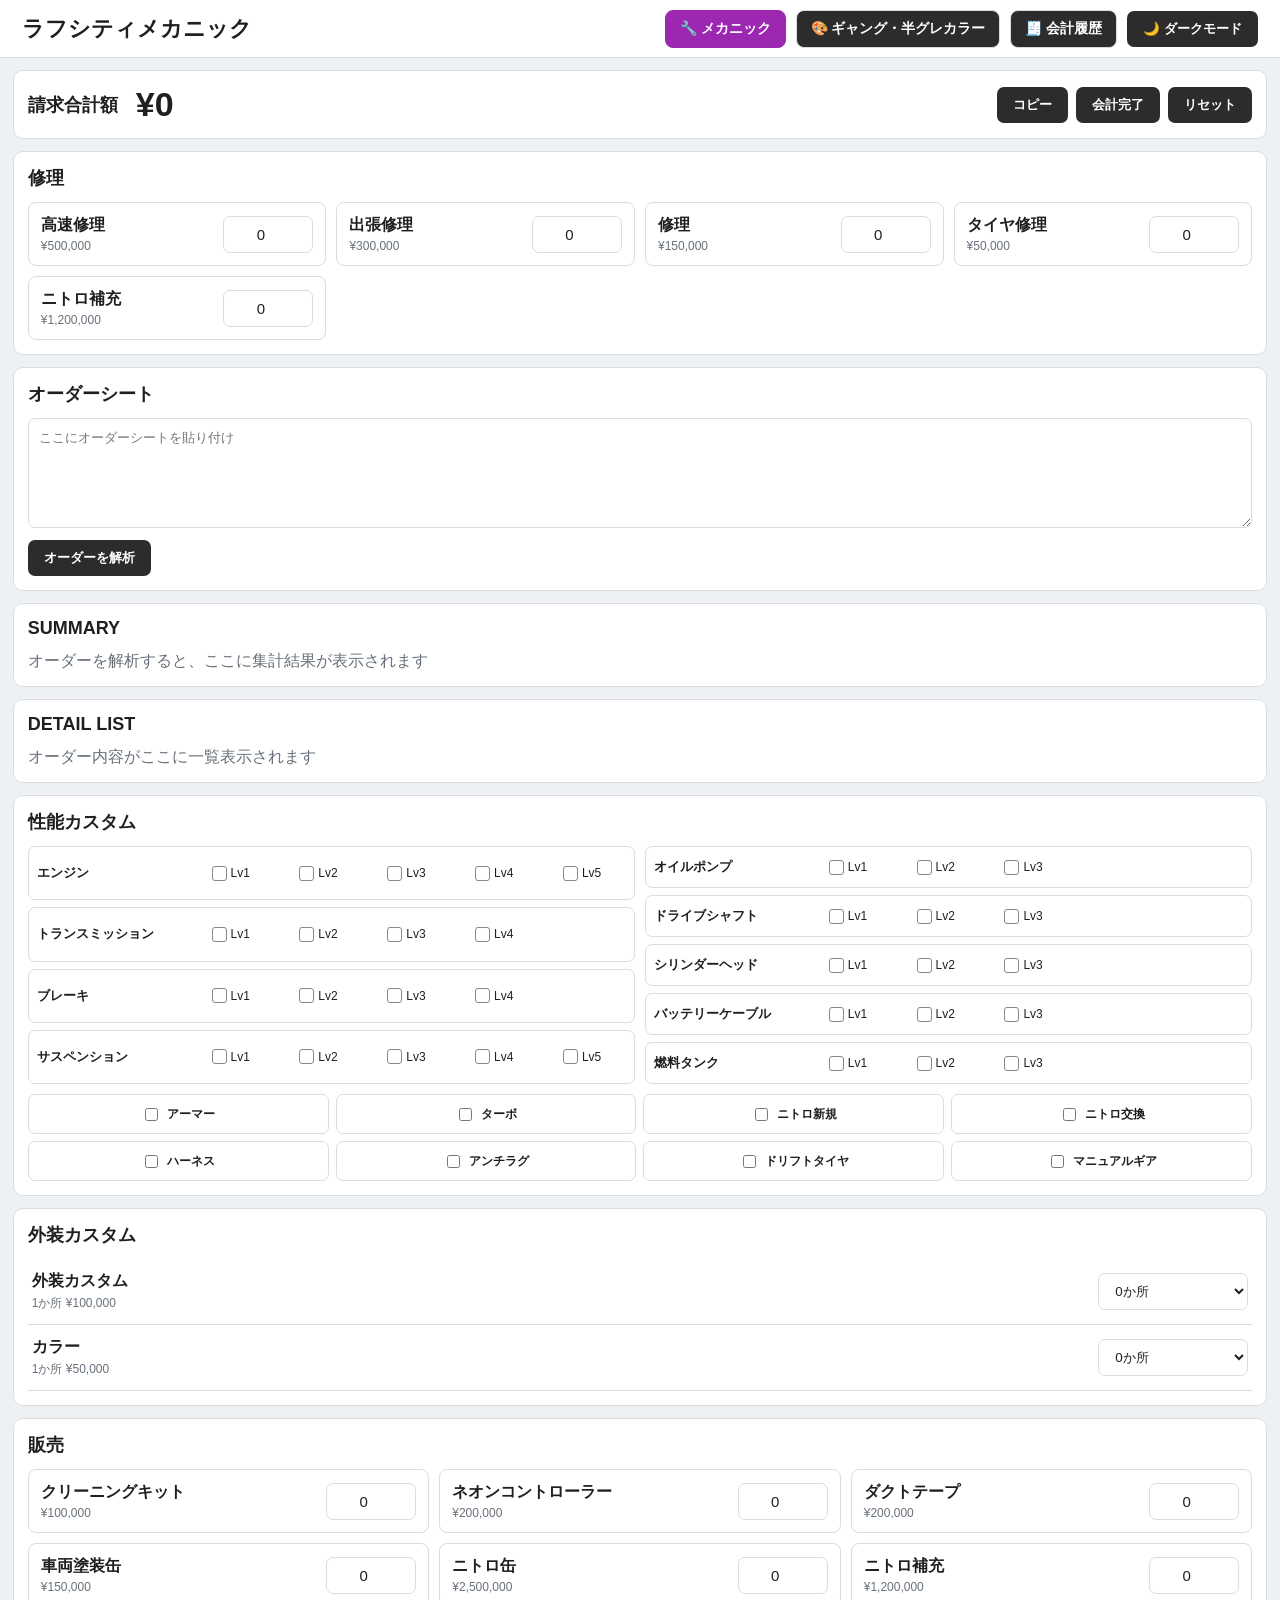
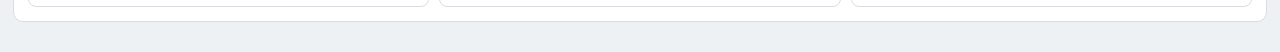
<file: index.html>
<!DOCTYPE html>
<html lang="ja">

<head>
    <meta charset="UTF-8">
    <meta name="viewport" content="width=device-width, initial-scale=1.0">

    <title>ラフシティメカニック</title>

    <link rel="stylesheet" href="style.css">
</head>

<body>

<header>

    <h1>ラフシティメカニック</h1>

    <div class="header-buttons">

<nav class="page-nav">

    <a
        href="index.html"
        class="nav-button active"
    >
        🔧 メカニック
    </a>

    <a href="colors.html" class="nav-button">
        🎨 ギャング・半グレカラー
    </a>

    <a href="history.html" class="nav-button">
        🧾 会計履歴
    </a>

</nav>

        <button id="themeButton">
            🌙 ダークモード
        </button>

    </div>

</header>


<main>

    <!-- 請求合計 -->

    <section class="top-bar">

        <div class="total-area">

            <span class="total-title">
                請求合計額
            </span>

            <strong id="totalPrice">
                ¥0
            </strong>

        </div>


        <div class="top-buttons">

<button id="copyButton">
    コピー
</button>

<button
    type="button"
    id="completePaymentButton"
>
    会計完了
</button>

<button id="resetButton">
    リセット
</button>

        </div>

    </section>


<!-- =========================
     修理
========================= -->

<section class="repair-section">

    <h2>修理</h2>

    <div class="repair-grid">

        <div class="repair-item">

            <div class="repair-info">
                <strong>高速修理</strong>
                <span>¥500,000</span>
            </div>

            <input
                type="number"
                class="repair-quantity"
                data-price="500000"
                min="0"
                step="1"
                value="0"
            >

        </div>


        <div class="repair-item">

            <div class="repair-info">
                <strong>出張修理</strong>
                <span>¥300,000</span>
            </div>

            <input
                type="number"
                class="repair-quantity"
                data-price="300000"
                min="0"
                step="1"
                value="0"
            >

        </div>


        <div class="repair-item">

            <div class="repair-info">
                <strong>修理</strong>
                <span>¥150,000</span>
            </div>

            <input
                type="number"
                class="repair-quantity"
                data-price="150000"
                min="0"
                step="1"
                value="0"
            >

        </div>


        <div class="repair-item">

            <div class="repair-info">
                <strong>タイヤ修理</strong>
                <span>¥50,000</span>
            </div>

            <input
                type="number"
                class="repair-quantity"
                data-price="50000"
                min="0"
                step="1"
                value="0"
            >

        </div>

<div class="repair-item">

    <div class="repair-info">
        <strong>ニトロ補充</strong>
        <span>¥1,200,000</span>
    </div>

    <input
        type="number"
        class="repair-quantity"
        data-price="1200000"
        min="0"
        step="1"
        value="0"
    >

</div>

    </div>

</section>

    <!-- オーダーシート -->

    <section class="order-input-section">

        <h2>オーダーシート</h2>

        <textarea
            id="orderInput"
            placeholder="ここにオーダーシートを貼り付け"
        ></textarea>

        <button id="analyzeButton">
            オーダーを解析
        </button>

    </section>


    <!-- メイン -->

    <div class="dashboard-layout">


        <!-- SUMMARY -->

        <section class="summary-section">

            <h2>SUMMARY</h2>

            <div id="orderSummary">

                <p class="empty-message">
                    オーダーを解析すると、ここに集計結果が表示されます
                </p>

            </div>

        </section>


        <!-- DETAIL LIST -->

        <section class="detail-section">

            <h2>DETAIL LIST</h2>

            <div id="orderResult">

                <p class="empty-message">
                    オーダー内容がここに一覧表示されます
                </p>

            </div>

        </section>


        <!-- 性能カスタム -->

        <section class="performance-section">

            <h2>性能カスタム</h2>

            <div class="performance-grid">

                <!-- 左側 -->

                <div class="performance-column">

                    <div class="performance-row">

                        <span class="part-name">
                            エンジン
                        </span>

                        <label>
                            <input type="radio" name="engine" class="price-item" data-price="500000">
                            Lv1
                        </label>

                        <label>
                            <input type="radio" name="engine" class="price-item" data-price="600000">
                            Lv2
                        </label>

                        <label>
                            <input type="radio" name="engine" class="price-item" data-price="750000">
                            Lv3
                        </label>

                        <label>
                            <input type="radio" name="engine" class="price-item" data-price="900000">
                            Lv4
                        </label>

                        <label>
                            <input type="radio" name="engine" class="price-item" data-price="1000000">
                            Lv5
                        </label>

                    </div>


                    <div class="performance-row">

                        <span class="part-name">
                            トランスミッション
                        </span>

                        <label>
                            <input type="radio" name="transmission" class="price-item" data-price="500000">
                            Lv1
                        </label>

                        <label>
                            <input type="radio" name="transmission" class="price-item" data-price="600000">
                            Lv2
                        </label>

                        <label>
                            <input type="radio" name="transmission" class="price-item" data-price="750000">
                            Lv3
                        </label>

                        <label>
                            <input type="radio" name="transmission" class="price-item" data-price="900000">
                            Lv4
                        </label>

                    </div>


                    <div class="performance-row">

                        <span class="part-name">
                            ブレーキ
                        </span>

                        <label>
                            <input type="radio" name="brake" class="price-item" data-price="500000">
                            Lv1
                        </label>

                        <label>
                            <input type="radio" name="brake" class="price-item" data-price="600000">
                            Lv2
                        </label>

                        <label>
                            <input type="radio" name="brake" class="price-item" data-price="750000">
                            Lv3
                        </label>

                        <label>
                            <input type="radio" name="brake" class="price-item" data-price="900000">
                            Lv4
                        </label>

                    </div>


                    <div class="performance-row">

                        <span class="part-name">
                            サスペンション
                        </span>

                        <label>
                            <input type="radio" name="suspension" class="price-item" data-price="500000">
                            Lv1
                        </label>

                        <label>
                            <input type="radio" name="suspension" class="price-item" data-price="600000">
                            Lv2
                        </label>

                        <label>
                            <input type="radio" name="suspension" class="price-item" data-price="750000">
                            Lv3
                        </label>

                        <label>
                            <input type="radio" name="suspension" class="price-item" data-price="900000">
                            Lv4
                        </label>

                        <label>
                            <input type="radio" name="suspension" class="price-item" data-price="1000000">
                            Lv5
                        </label>

                    </div>

                </div>


                <!-- 右側 -->

                <div class="performance-column">

                    <div class="performance-row">

                        <span class="part-name">
                            オイルポンプ
                        </span>

                        <label>
                            <input type="radio" name="oilpump" class="price-item" data-price="500000">
                            Lv1
                        </label>

                        <label>
                            <input type="radio" name="oilpump" class="price-item" data-price="600000">
                            Lv2
                        </label>

                        <label>
                            <input type="radio" name="oilpump" class="price-item" data-price="750000">
                            Lv3
                        </label>

                    </div>


                    <div class="performance-row">

                        <span class="part-name">
                            ドライブシャフト
                        </span>

                        <label>
                            <input type="radio" name="driveshaft" class="price-item" data-price="500000">
                            Lv1
                        </label>

                        <label>
                            <input type="radio" name="driveshaft" class="price-item" data-price="600000">
                            Lv2
                        </label>

                        <label>
                            <input type="radio" name="driveshaft" class="price-item" data-price="750000">
                            Lv3
                        </label>

                    </div>


                    <div class="performance-row">

                        <span class="part-name">
                            シリンダーヘッド
                        </span>

                        <label>
                            <input type="radio" name="cylinder" class="price-item" data-price="500000">
                            Lv1
                        </label>

                        <label>
                            <input type="radio" name="cylinder" class="price-item" data-price="600000">
                            Lv2
                        </label>

                        <label>
                            <input type="radio" name="cylinder" class="price-item" data-price="750000">
                            Lv3
                        </label>

                    </div>


                    <div class="performance-row">

                        <span class="part-name">
                            バッテリーケーブル
                        </span>

                        <label>
                            <input type="radio" name="battery" class="price-item" data-price="500000">
                            Lv1
                        </label>

                        <label>
                            <input type="radio" name="battery" class="price-item" data-price="600000">
                            Lv2
                        </label>

                        <label>
                            <input type="radio" name="battery" class="price-item" data-price="750000">
                            Lv3
                        </label>

                    </div>


                    <div class="performance-row">

                        <span class="part-name">
                            燃料タンク
                        </span>

                        <label>
                            <input type="radio" name="fuel" class="price-item" data-price="500000">
                            Lv1
                        </label>

                        <label>
                            <input type="radio" name="fuel" class="price-item" data-price="600000">
                            Lv2
                        </label>

                        <label>
                            <input type="radio" name="fuel" class="price-item" data-price="750000">
                            Lv3
                        </label>

                    </div>

                </div>

            </div>


            <!-- その他性能 -->

            <div class="extra-parts">

                <label>
                    <input type="checkbox" class="price-item" data-price="18000000">
                    アーマー
                </label>

                <label>
                    <input type="checkbox" class="price-item" data-price="3000000">
                    ターボ
                </label>

                <label>
                    <input type="checkbox" class="price-item" data-price="2500000">
                    ニトロ新規
                </label>

                <label>
                    <input type="checkbox" class="price-item" data-price="1200000">
                    ニトロ交換
                </label>

                <label>
                    <input type="checkbox" class="price-item" data-price="3000000">
                    ハーネス
                </label>

                <label>
                    <input type="checkbox" class="price-item" data-price="3000000">
                    アンチラグ
                </label>

                <label>
                    <input type="checkbox" class="price-item" data-price="1000000">
                    ドリフトタイヤ
                </label>

                <label>
                    <input type="checkbox" class="price-item" data-price="1000000">
                    マニュアルギア
                </label>

            </div>

        </section>


        <!-- 外装・カラー -->

        <section class="custom-section">

            <h2>外装カスタム</h2>


            <div class="custom-count-row">

                <div>

                    <strong>
                        外装カスタム
                    </strong>

                    <p>
                        1か所 ¥100,000
                    </p>

                </div>


                <select id="exteriorCount"></select>

            </div>


            <div class="custom-count-row">

                <div>

                    <strong>
                        カラー
                    </strong>

                    <p>
                        1か所 ¥50,000
                    </p>

                </div>


                <select id="colorCount"></select>

            </div>

        </section>

    </div>


    <!-- =====================================
         販売
    ====================================== -->

    <section class="sales-section">

        <h2>販売</h2>


        <div class="sales-grid">


            <div class="sales-item">

                <div class="sales-info">

                    <strong>
                        クリーニングキット
                    </strong>

                    <span>
                        ¥100,000
                    </span>

                </div>

                <input
                    type="number"
                    class="sale-quantity"
                    data-price="100000"
                    min="0"
                    step="1"
                    value="0"
                >

            </div>


            <div class="sales-item">

                <div class="sales-info">

                    <strong>
                        ネオンコントローラー
                    </strong>

                    <span>
                        ¥200,000
                    </span>

                </div>

                <input
                    type="number"
                    class="sale-quantity"
                    data-price="200000"
                    min="0"
                    step="1"
                    value="0"
                >

            </div>


            <div class="sales-item">

                <div class="sales-info">

                    <strong>
                        ダクトテープ
                    </strong>

                    <span>
                        ¥200,000
                    </span>

                </div>

                <input
                    type="number"
                    class="sale-quantity"
                    data-price="200000"
                    min="0"
                    step="1"
                    value="0"
                >

            </div>


            <div class="sales-item">

                <div class="sales-info">

                    <strong>
                        車両塗装缶
                    </strong>

                    <span>
                        ¥150,000
                    </span>

                </div>

                <input
                    type="number"
                    class="sale-quantity"
                    data-price="150000"
                    min="0"
                    step="1"
                    value="0"
                >

            </div>


            <div class="sales-item">

                <div class="sales-info">

                    <strong>
                        ニトロ缶
                    </strong>

                    <span>
                        ¥2,500,000
                    </span>

                </div>

                <input
                    type="number"
                    class="sale-quantity"
                    data-price="2500000"
                    min="0"
                    step="1"
                    value="0"
                >

            </div>


            <div class="sales-item">

                <div class="sales-info">

                    <strong>
                        ニトロ補充
                    </strong>

                    <span>
                        ¥1,200,000
                    </span>

                </div>

                <input
                    type="number"
                    class="sale-quantity"
                    data-price="1200000"
                    min="0"
                    step="1"
                    value="0"
                >

            </div>

        </div>

    </section>

</main>


<script src="script.js"></script>

</body>

</html>
</file>
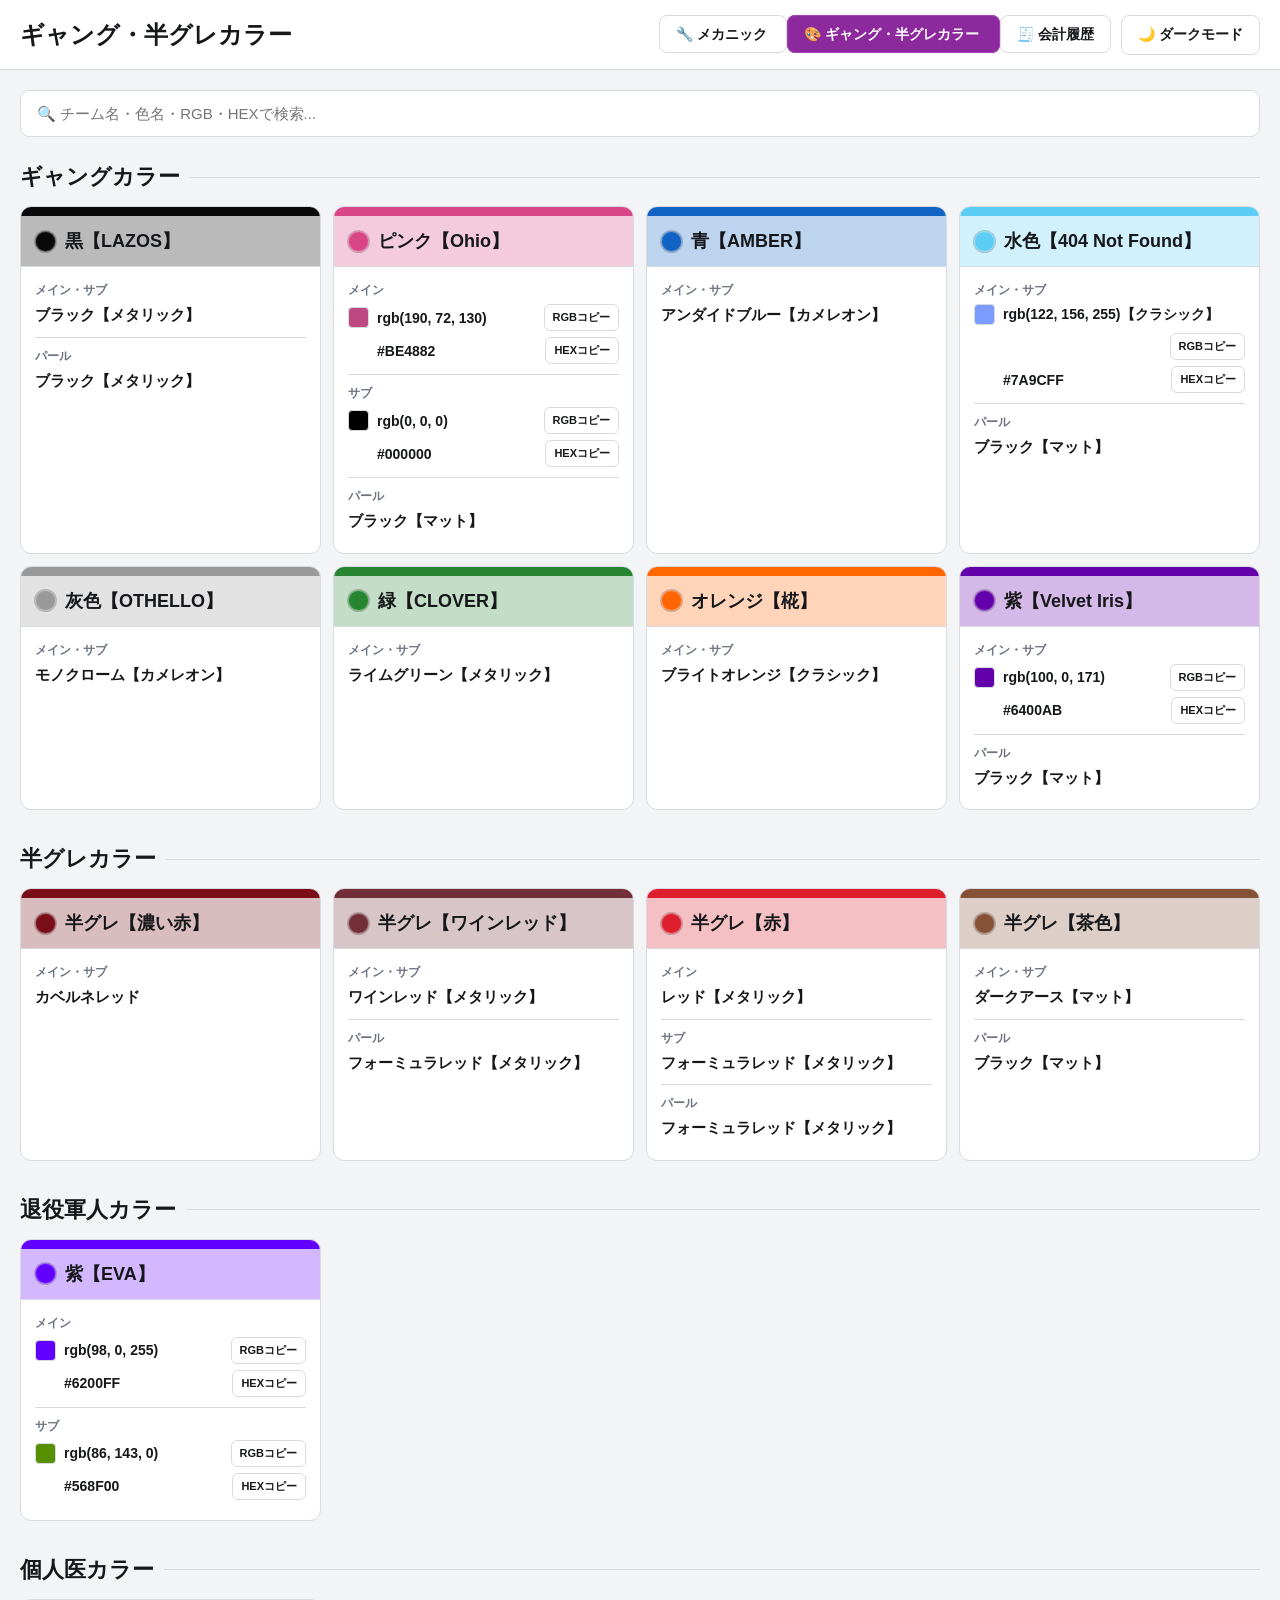
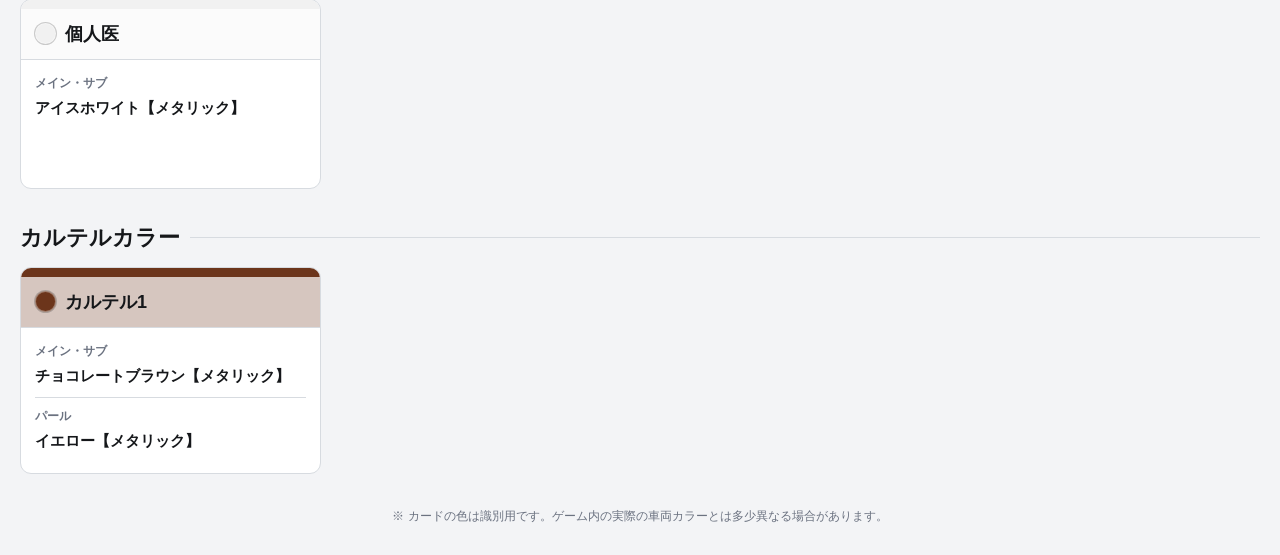
<file: colors.html>
<!DOCTYPE html>
<html lang="ja">
<head>
<meta charset="UTF-8">
<meta name="viewport" content="width=device-width, initial-scale=1.0">

<title>ギャング・半グレカラー</title>

<style>
* {
    box-sizing: border-box;
}

:root {
    --bg: #f3f4f6;
    --panel: #ffffff;
    --panel2: #f8f9fa;
    --text: #15171a;
    --sub: #6b7280;
    --border: #d7dbe0;
    --button: #ffffff;
    --button-hover: #eeeeee;
}

body.dark {
    --bg: #101214;
    --panel: #1a1d20;
    --panel2: #131619;
    --text: #f4f4f4;
    --sub: #aeb5bd;
    --border: #343a40;
    --button: #202428;
    --button-hover: #2b3035;
}

body {
    margin: 0;
    font-family:
        "Yu Gothic",
        "Meiryo",
        sans-serif;

    background: var(--bg);
    color: var(--text);

    transition:
        background .2s,
        color .2s;
}


/* ==============================
   ヘッダー
============================== */

header {
    min-height: 70px;

    display: flex;
    align-items: center;
    justify-content: space-between;

    gap: 20px;

    padding: 12px 20px;

    background: var(--panel);

    border-bottom:
        1px solid var(--border);

    position: sticky;
    top: 0;
    z-index: 100;
}

.site-title {
    font-size: 24px;
    font-weight: 800;

    white-space: nowrap;
}

.header-buttons {
    display: flex;
    align-items: center;
    gap: 10px;

    flex-wrap: wrap;
}

.nav-button,
#themeButton {
    appearance: none;

    border:
        1px solid var(--border);

    border-radius: 8px;

padding: 10px 16px;
font-size: 14px;

    background: var(--button);
    color: var(--text);

    font-weight: 700;

    cursor: pointer;

    text-decoration: none;

    transition:
        background .15s,
        transform .15s;
}

.nav-button:hover,
#themeButton:hover,
.copy-button:hover {
    background: var(--button-hover);
}

.nav-button:active,
#themeButton:active,
.copy-button:active {
    transform: scale(.97);
}

.nav-button.active {
    background: #8c299c;
    border-color: #a541b5;
    color: white;
}


/* ==============================
   メイン
============================== */

main {
    width: 100%;
    max-width: 1800px;

    margin: 0 auto;

    padding: 20px;
}


/* ==============================
   検索
============================== */

.search-wrap {
    margin-bottom: 25px;
}

#colorSearch {
    width: 100%;

    padding: 14px 16px;

    border:
        1px solid var(--border);

    border-radius: 9px;

    background: var(--panel);
    color: var(--text);

    font-size: 15px;

    outline: none;
}

#colorSearch:focus {
    border-color: #777;
}


/* ==============================
   グループ
============================== */

.color-section {
    margin-bottom: 34px;
}

.section-title {
    display: flex;
    align-items: center;

    gap: 10px;

    margin: 0 0 14px;

    font-size: 22px;
    font-weight: 800;
}

.section-title::after {
    content: "";

    height: 1px;

    flex: 1;

    background: var(--border);
}


/* ==============================
   カード一覧
============================== */

.team-grid {
    display: grid;

    grid-template-columns:
        repeat(4, minmax(240px, 1fr));

    gap: 12px;
}


/* ==============================
   チームカード
============================== */

.team-card {
    --team-color: #777;
    --team-text: #fff;

    overflow: hidden;

    border:
        1px solid var(--border);

    border-radius: 11px;

    background: var(--panel);

    min-height: 190px;
}


/* チームカラーのライン */

.team-color-bar {
    height: 9px;

    background:
        var(--team-color);
}


/* チーム名 */

.team-name {
    display: flex;
    align-items: center;

    gap: 9px;

    padding: 13px 14px;

    font-size: 18px;
    font-weight: 800;

    background:
        color-mix(
            in srgb,
            var(--team-color) 28%,
            var(--panel)
        );

    border-bottom:
        1px solid var(--border);
}

.team-dot {
    width: 21px;
    height: 21px;

    flex: 0 0 21px;

    border-radius: 50%;

    background:
        var(--team-color);

    border:
        1px solid rgba(255,255,255,.35);

    box-shadow:
        0 0 0 1px rgba(0,0,0,.2);
}


/* ==============================
   カラー内容
============================== */

.team-colors {
    padding: 5px 14px 10px;
}

.color-item {
    padding: 10px 0;

    border-bottom:
        1px solid var(--border);
}

.color-item:last-child {
    border-bottom: none;
}

.color-label {
    margin-bottom: 5px;

    color: var(--sub);

    font-size: 12px;
    font-weight: 700;
}

.color-name {
    font-size: 15px;
    font-weight: 600;

    line-height: 1.5;
}


/* RGB */

.rgb-row {
    display: flex;
    align-items: center;

    gap: 8px;

    flex-wrap: wrap;
}

.rgb-preview {
    width: 21px;
    height: 21px;

    flex: 0 0 21px;

    border-radius: 4px;

    border:
        1px solid var(--border);
}

.rgb-value,
.hex-value {
    font-size: 14px;
    font-weight: 600;
}

.hex-row {
    display: flex;
    align-items: center;

    gap: 8px;

    margin-top: 6px;

    padding-left: 29px;

    flex-wrap: wrap;
}


/* ==============================
   コピーボタン
============================== */

.copy-button {
    margin-left: auto;

    padding: 5px 8px;

    border:
        1px solid var(--border);

    border-radius: 6px;

    background: var(--button);
    color: var(--text);

    font-size: 11px;
    font-weight: 700;

    cursor: pointer;
}


/* ==============================
   検索結果なし
============================== */

.empty-message {
    display: none;

    padding: 25px;

    text-align: center;

    color: var(--sub);
}


/* ==============================
   注釈
============================== */

.page-note {
    margin: 30px 0 10px;

    text-align: center;

    color: var(--sub);

    font-size: 12px;
}


/* ==============================
   レスポンシブ
============================== */

@media (max-width: 1250px) {

    .team-grid {
        grid-template-columns:
            repeat(3, minmax(230px, 1fr));
    }

}

@media (max-width: 900px) {

    .team-grid {
        grid-template-columns:
            repeat(2, minmax(220px, 1fr));
    }

}

@media (max-width: 600px) {

    header {
        align-items: flex-start;
        flex-direction: column;
    }

    .site-title {
        font-size: 20px;
    }

    .header-buttons {
        width: 100%;
    }

    .team-grid {
        grid-template-columns: 1fr;
    }

    main {
        padding: 12px;
    }

}
</style>
</head>


<body>

<header>

    <div class="site-title">
        ギャング・半グレカラー
    </div>

    <div class="header-buttons">

<nav class="page-nav">

    <a
        href="index.html"
        class="nav-button"
    >
        🔧 メカニック
    </a>

    <a
        href="colors.html"
        class="nav-button active"
    >
        🎨 ギャング・半グレカラー
    </a>

    <a
        href="history.html"
        class="nav-button"
    >
        🧾 会計履歴
    </a>

</nav>

        <button id="themeButton">
            🌙 ダークモード
        </button>

    </div>

</header>


<main>

    <!-- 検索 -->

    <div class="search-wrap">

        <input
            type="text"
            id="colorSearch"
            placeholder="🔍 チーム名・色名・RGB・HEXで検索..."
        >

    </div>


    <!-- ==============================
         ギャング
    ============================== -->

    <section class="color-section">

        <h2 class="section-title">
            ギャングカラー
        </h2>

        <div
            class="team-grid"
            id="gangGrid"
        ></div>

    </section>


    <!-- ==============================
         半グレ
    ============================== -->

    <section class="color-section">

        <h2 class="section-title">
            半グレカラー
        </h2>

        <div
            class="team-grid"
            id="hangureGrid"
        ></div>

    </section>

<section class="color-section">

    <h2 class="section-title">
        退役軍人カラー
    </h2>

    <div
        class="team-grid"
        id="veteranGrid"
    ></div>

</section>

    <!-- ==============================
         個人医
    ============================== -->

    <section class="color-section">

        <h2 class="section-title">
            個人医カラー
        </h2>

        <div
            class="team-grid"
            id="doctorGrid"
        ></div>

    </section>


    <!-- ==============================
         カルテル
    ============================== -->

    <section class="color-section">

        <h2 class="section-title">
            カルテルカラー
        </h2>

        <div
            class="team-grid"
            id="cartelGrid"
        ></div>

    </section>


    <div
        id="emptyMessage"
        class="empty-message"
    >
        該当するカラーがありません
    </div>


    <div class="page-note">
        ※ カードの色は識別用です。ゲーム内の実際の車両カラーとは多少異なる場合があります。
    </div>

</main>


<script>

/* ==========================================
   カラーデータ

   cardColor =
   チーム名の横に書かれていた色を
   見分けやすく再現するための表示色

   実際のRGBデータとは別物
========================================== */

const colorData = {

    gang: [

        {
            name: "黒【LAZOS】",
            cardColor: "#090909",

            colors: [

                {
                    label: "メイン・サブ",
                    name: "ブラック【メタリック】"
                },

                {
                    label: "パール",
                    name: "ブラック【メタリック】"
                }

            ]
        },


        {
            name: "ピンク【Ohio】",
            cardColor: "#d94686",

            colors: [

                {
                    label: "メイン",
                    rgb: [190, 72, 130]
                },

                {
                    label: "サブ",
                    rgb: [0, 0, 0]
                },

                {
                    label: "パール",
                    name: "ブラック【マット】"
                }

            ]
        },


        {
            name: "青【AMBER】",
            cardColor: "#1264c4",

            colors: [

                {
                    label: "メイン・サブ",
                    name: "アンダイドブルー【カメレオン】"
                }

            ]
        },


        {
            name: "水色【404 Not Found】",
            cardColor: "#5ccdf5",

            colors: [

                {
                    label: "メイン・サブ",
                    rgb: [122, 156, 255],
                    finish: "クラシック"
                },

                {
                    label: "パール",
                    name: "ブラック【マット】"
                }

            ]
        },


        {
            name: "灰色【OTHELLO】",
            cardColor: "#999999",

            colors: [

                {
                    label: "メイン・サブ",
                    name: "モノクローム【カメレオン】"
                }

            ]
        },


        {
            name: "緑【CLOVER】",
            cardColor: "#278532",

            colors: [

                {
                    label: "メイン・サブ",
                    name: "ライムグリーン【メタリック】"
                }

            ]
        },


        {
            name: "オレンジ【椛】",
            cardColor: "#ff6500",

            colors: [

                {
                    label: "メイン・サブ",
                    name: "ブライトオレンジ【クラシック】"
                }

            ]
        },



        {
            name: "紫【Velvet Iris】",
            cardColor: "#6400ab",

            colors: [

                {
                    label: "メイン・サブ",
                    rgb: [100, 0, 171]
                },

                {
                    label: "パール",
                    name: "ブラック【マット】"
                }

            ]
        }

    ],


    hangure: [

        {
            name: "半グレ【濃い赤】",
            cardColor: "#790e18",

            colors: [

                {
                    label: "メイン・サブ",
                    name: "カベルネレッド"
                }

            ]
        },

{
    name: "半グレ【ワインレッド】",
    cardColor: "#722F37",

    colors: [

        {
            label: "メイン・サブ",
            name: "ワインレッド【メタリック】"
        },

        {
            label: "パール",
            name: "フォーミュラレッド【メタリック】"
        }

    ]
},

        {
            name: "半グレ【赤】",
            cardColor: "#dc1e2d",

            colors: [

                {
                    label: "メイン",
                    name: "レッド【メタリック】"
                },

                {
                    label: "サブ",
                    name: "フォーミュラレッド【メタリック】"
                },

                {
                    label: "パール",
                    name: "フォーミュラレッド【メタリック】"
                }

            ]
        },


        {
            name: "半グレ【茶色】",
            cardColor: "#865237",

            colors: [

                {
                    label: "メイン・サブ",
                    name: "ダークアース【マット】"
                },

                {
                    label: "パール",
                    name: "ブラック【マット】"
                }

            ]
        }

    ],
veteran: [
    {
        name: "紫【EVA】",
        cardColor: "#6200FF",

        colors: [
            {
                label: "メイン",
                rgb: [98, 0, 255]
            },

            {
                label: "サブ",
                rgb: [86, 143, 0]
            }
        ]
    }
],

doctor: [

        {
            name: "個人医",
            cardColor: "#f1f1f1",

            colors: [

                {
                    label: "メイン・サブ",
                    name: "アイスホワイト【メタリック】"
                }

            ]
        }

    ],


    cartel: [

        {
            name: "カルテル1",
            cardColor: "#6c351b",

            colors: [

                {
                    label: "メイン・サブ",
                    name: "チョコレートブラウン【メタリック】"
                },

                {
                    label: "パール",
                    name: "イエロー【メタリック】"
                }

            ]
        }

    ]

};


/* ==========================================
   RGB → HEX
========================================== */

function rgbToHex(rgb) {

    return "#" +
        rgb.map(value =>
            value
                .toString(16)
                .padStart(2, "0")
        )
        .join("")
        .toUpperCase();

}


/* ==========================================
   RGB文字列
========================================== */

function getRgbText(rgb) {

    return `rgb(${rgb[0]}, ${rgb[1]}, ${rgb[2]})`;

}


/* ==========================================
   コピー
========================================== */

async function copyText(
    text,
    button
) {

    try {

        await navigator
            .clipboard
            .writeText(text);


        const original =
            button.textContent;


        button.textContent =
            "コピー済み";


        setTimeout(() => {

            button.textContent =
                original;

        }, 800);

    }

    catch {

        alert(
            "コピーできませんでした。"
        );

    }

}


/* ==========================================
   RGB項目
========================================== */

function createRgbContent(color) {

    const wrapper =
        document.createElement("div");


    const rgb =
        getRgbText(color.rgb);


    const hex =
        rgbToHex(color.rgb);


    /* RGB */

    const rgbRow =
        document.createElement("div");


    rgbRow.className =
        "rgb-row";


    const preview =
        document.createElement("span");


    preview.className =
        "rgb-preview";


    preview.style.background =
        rgb;


    const rgbValue =
        document.createElement("span");


    rgbValue.className =
        "rgb-value";


    rgbValue.textContent =
        rgb;


    if (color.finish) {

        rgbValue.textContent +=
            `【${color.finish}】`;

    }


    const rgbButton =
        document.createElement("button");


    rgbButton.className =
        "copy-button";


    rgbButton.textContent =
        "RGBコピー";


    rgbButton.addEventListener(
        "click",
        () => {

            copyText(
                rgb,
                rgbButton
            );

        }
    );


    rgbRow.append(
        preview,
        rgbValue,
        rgbButton
    );


    /* HEX */

    const hexRow =
        document.createElement("div");


    hexRow.className =
        "hex-row";


    const hexValue =
        document.createElement("span");


    hexValue.className =
        "hex-value";


    hexValue.textContent =
        hex;


    const hexButton =
        document.createElement("button");


    hexButton.className =
        "copy-button";


    hexButton.textContent =
        "HEXコピー";


    hexButton.addEventListener(
        "click",
        () => {

            copyText(
                hex,
                hexButton
            );

        }
    );


    hexRow.append(
        hexValue,
        hexButton
    );


    wrapper.append(
        rgbRow,
        hexRow
    );


    return wrapper;

}


/* ==========================================
   チームカード作成
========================================== */

function createTeamCard(team) {

    const card =
        document.createElement("article");


    card.className =
        "team-card";


    card.style.setProperty(
        "--team-color",
        team.cardColor
    );


    /* 検索用 */

    const searchData = [
        team.name,

        ...team.colors.map(color => {

            if (color.rgb) {

                return (
                    getRgbText(color.rgb) +
                    " " +
                    rgbToHex(color.rgb)
                );

            }

            return color.name || "";

        })

    ].join(" ")
     .toLowerCase();


    card.dataset.search =
        searchData;


    /* 上ライン */

    const bar =
        document.createElement("div");


    bar.className =
        "team-color-bar";


    /* チーム名 */

    const title =
        document.createElement("div");


    title.className =
        "team-name";


    const dot =
        document.createElement("span");


    dot.className =
        "team-dot";


    const titleText =
        document.createElement("span");


    titleText.textContent =
        team.name;


    title.append(
        dot,
        titleText
    );


    /* カラー */

    const colors =
        document.createElement("div");


    colors.className =
        "team-colors";


    team.colors.forEach(color => {

        const item =
            document.createElement("div");


        item.className =
            "color-item";


        const label =
            document.createElement("div");


        label.className =
            "color-label";


        label.textContent =
            color.label;


        item.appendChild(label);


        /* RGBが存在する */

        if (color.rgb) {

            item.appendChild(
                createRgbContent(color)
            );

        }

        /* 色名のみ */

        else {

            const value =
                document.createElement("div");


            value.className =
                "color-name";


            value.textContent =
                color.name;


            /*
             色名にはコピーボタンを
             あえて付けない
            */

            item.appendChild(value);

        }


        colors.appendChild(item);

    });


    card.append(
        bar,
        title,
        colors
    );


    return card;

}


/* ==========================================
   グループ描画
========================================== */

function renderGroup(
    data,
    elementId
) {

    const grid =
        document.getElementById(
            elementId
        );


    grid.innerHTML = "";


    data.forEach(team => {

        grid.appendChild(
            createTeamCard(team)
        );

    });

}


/* ==========================================
   全表示
========================================== */

renderGroup(
    colorData.gang,
    "gangGrid"
);


renderGroup(
    colorData.hangure,
    "hangureGrid"
);


renderGroup(
    colorData.veteran,
    "veteranGrid"
);


renderGroup(
    colorData.doctor,
    "doctorGrid"
);


renderGroup(
    colorData.cartel,
    "cartelGrid"
);


/* ==========================================
   検索
========================================== */

const colorSearch =
    document.getElementById(
        "colorSearch"
    );


const emptyMessage =
    document.getElementById(
        "emptyMessage"
    );


colorSearch.addEventListener(
    "input",
    () => {

        const keyword =
            colorSearch
                .value
                .trim()
                .toLowerCase();


        const cards =
            document.querySelectorAll(
                ".team-card"
            );


        let visibleCount = 0;


        cards.forEach(card => {

            const visible =
                card.dataset.search
                    .includes(keyword);


            card.style.display =
                visible
                    ? ""
                    : "none";


            if (visible) {

                visibleCount++;

            }

        });


        emptyMessage.style.display =
            visibleCount === 0
                ? "block"
                : "none";

    }
);


/* ==========================================
   ダークモード
========================================== */

const themeButton =
    document.getElementById(
        "themeButton"
    );


function updateThemeButton() {

    const dark =
        document.body
            .classList
            .contains("dark");


    themeButton.textContent =
        dark
            ? "☀️ 通常モード"
            : "🌙 ダークモード";

}


themeButton.addEventListener(
    "click",
    () => {

        document.body
            .classList
            .toggle("dark");


        const dark =
            document.body
                .classList
                .contains("dark");


        localStorage.setItem(
            "theme",
            dark
                ? "dark"
                : "light"
        );


        updateThemeButton();

    }
);


/* 前回テーマ */

if (
    localStorage.getItem("theme")
    === "dark"
) {

    document.body
        .classList
        .add("dark");

}


updateThemeButton();

</script>

</body>
</html>
</file>
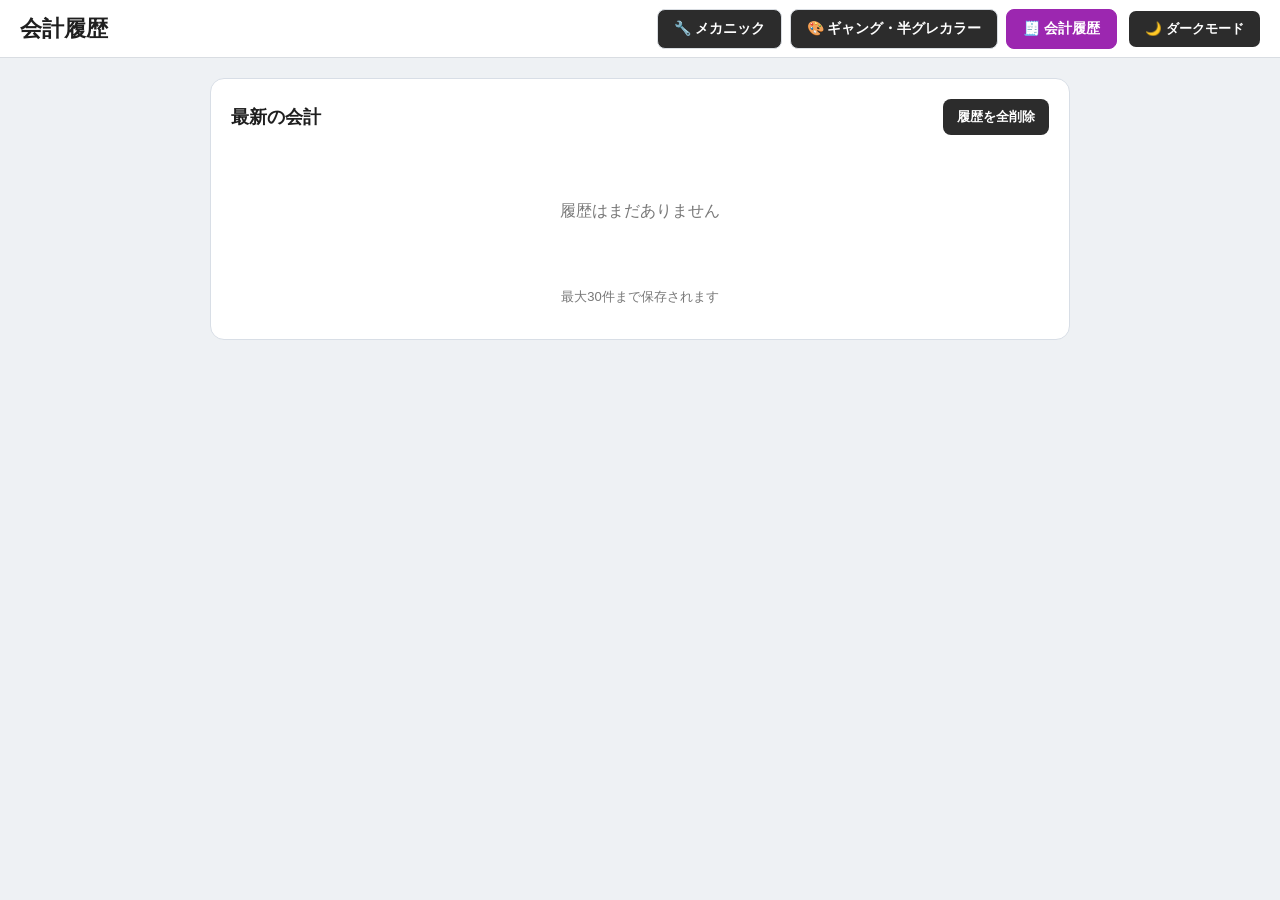
<file: history.html>
<!DOCTYPE html>
<html lang="ja">

<head>

    <meta charset="UTF-8">

    <meta
        name="viewport"
        content="width=device-width, initial-scale=1.0"
    >

    <title>会計履歴</title>

    <link
        rel="stylesheet"
        href="style.css"
    >

</head>

<body class="history-body">

<header class="site-header">

    <h1>
        会計履歴
    </h1>

    <div class="header-actions">

<nav class="page-nav">

    <a href="index.html" class="nav-button">
        🔧 メカニック
    </a>

    <a href="colors.html" class="nav-button">
        🎨 ギャング・半グレカラー
    </a>

    <a
        href="history.html"
        class="nav-button active"
    >
        🧾 会計履歴
    </a>

</nav>

        <button
            type="button"
            id="themeButton"
        >
            🌙 ダークモード
        </button>

    </div>

</header>


    <main class="history-page">

        <section class="history-section">

            <div class="history-header">

                <h2>
                    最新の会計
                </h2>

                <button
                    type="button"
                    id="clearHistoryButton"
                >
                    履歴を全削除
                </button>

            </div>


            <div id="historyList">

                <p class="history-empty">
                    履歴はまだありません
                </p>

            </div>


            <p class="history-limit">
                最大30件まで保存されます
            </p>

        </section>

    </main>


    <script>

        const HISTORY_STORAGE_KEY =
            "mechanicPaymentHistory";

        const MAX_HISTORY_COUNT =
            30;


        const historyList =
            document.getElementById(
                "historyList"
            );

        const clearHistoryButton =
            document.getElementById(
                "clearHistoryButton"
            );

            const themeButton =
    document.getElementById(
        "themeButton"
    );

        function getPaymentHistory() {

            try {

                const saved =
                    localStorage.getItem(
                        HISTORY_STORAGE_KEY
                    );

                if (!saved) {
                    return [];
                }

                const history =
                    JSON.parse(saved);

                if (!Array.isArray(history)) {
                    return [];
                }

                return history;

            } catch (error) {

                console.error(
                    "会計履歴の読み込みに失敗しました。",
                    error
                );

                return [];
            }

        }


        function savePaymentHistory(
            history
        ) {

            localStorage.setItem(
                HISTORY_STORAGE_KEY,
                JSON.stringify(
                    history.slice(
                        0,
                        MAX_HISTORY_COUNT
                    )
                )
            );

        }


        function renderPaymentHistory() {

            const history =
                getPaymentHistory();

            historyList.innerHTML =
                "";


            if (
                history.length === 0
            ) {

                historyList.innerHTML =
                    `
                    <p class="history-empty">
                        履歴はまだありません
                    </p>
                    `;

                return;
            }


            history.forEach(
                (item) => {

                    const row =
                        document.createElement(
                            "div"
                        );

                    row.className =
                        "history-item";


                    row.innerHTML = `
                        <div class="history-info">

                            <span class="history-date">
                                ${item.date}
                            </span>

                            <strong class="history-price">
                                ¥${Number(item.amount).toLocaleString("ja-JP")}
                            </strong>

                        </div>

                        <div class="history-item-buttons">

                            <button
                                type="button"
                                class="history-copy-button"
                            >
                                金額コピー
                            </button>

                            <button
                                type="button"
                                class="history-delete-button"
                            >
                                削除
                            </button>

                        </div>
                    `;


                    const copyButton =
                        row.querySelector(
                            ".history-copy-button"
                        );


                    copyButton.addEventListener(
                        "click",
                        async () => {

                            await navigator
                                .clipboard
                                .writeText(
                                    String(
                                        item.amount
                                    )
                                );


                            const oldText =
                                copyButton
                                    .textContent;


                            copyButton.textContent =
                                "コピーしました！";


                            setTimeout(
                                () => {

                                    copyButton.textContent =
                                        oldText;

                                },
                                1000
                            );

                        }
                    );


                    row
                        .querySelector(
                            ".history-delete-button"
                        )
                        .addEventListener(
                            "click",
                            () => {

                                const newHistory =
                                    getPaymentHistory()
                                        .filter(
                                            (historyItem) =>
                                                historyItem.id !==
                                                item.id
                                        );


                                savePaymentHistory(
                                    newHistory
                                );


                                renderPaymentHistory();

                            }
                        );


                    historyList.appendChild(
                        row
                    );

                }
            );

        }


        clearHistoryButton.addEventListener(
            "click",
            () => {

                const history =
                    getPaymentHistory();


                if (
                    history.length === 0
                ) {
                    return;
                }


                const confirmed =
                    confirm(
                        "会計履歴をすべて削除しますか？"
                    );


                if (!confirmed) {
                    return;
                }


                localStorage.removeItem(
                    HISTORY_STORAGE_KEY
                );


                renderPaymentHistory();

            }
        );

// ==========================================
// ダークモード
// ==========================================

const savedTheme =
    localStorage.getItem(
        "theme"
    );


if (
    savedTheme === "dark"
) {

    document.body
        .classList
        .add("dark");

    themeButton.textContent =
        "☀️ 通常モード";

}


themeButton.addEventListener(
    "click",
    () => {

        document.body
            .classList
            .toggle("dark");


        const dark =
            document.body
                .classList
                .contains("dark");


        themeButton.textContent =
            dark
                ? "☀️ 通常モード"
                : "🌙 ダークモード";


        localStorage.setItem(
            "theme",
            dark
                ? "dark"
                : "light"
        );

    }
);
        renderPaymentHistory();

    </script>

</body>

</html>
</file>
<file: style.css>
* {
    box-sizing: border-box;
}


:root {
    --bg: #eef1f4;
    --card: #ffffff;
    --text: #1f1f1f;
    --subtext: #68707a;
    --border: #d9dde2;
    --button: #2c2c2c;
    --button-text: #ffffff;
    --input-bg: #ffffff;
}


body.dark {
    --bg: #111315;
    --card: #1b1e21;
    --text: #f3f3f3;
    --subtext: #aab0b8;
    --border: #34383d;
    --button: #f2f2f2;
    --button-text: #111111;
    --input-bg: #151719;
}


body {
    margin: 0;

    font-family:
        "Segoe UI",
        "Yu Gothic",
        "Meiryo",
        sans-serif;

    background: var(--bg);
    color: var(--text);
}


header {
    height: 58px;

    display: flex;
    align-items: center;
    justify-content: space-between;

    padding: 0 22px;

    background: var(--card);

    border-bottom:
        1px solid var(--border);
}


header h1 {
    margin: 0;
    font-size: 22px;
}


main {
    width: 98%;

    margin:
        12px auto
        30px;

    display: grid;
    gap: 12px;
}


section {
    background: var(--card);

    border:
        1px solid var(--border);

    border-radius: 10px;

    padding: 14px;
}


h2 {
    margin: 0 0 12px;
    font-size: 18px;
}


/* =========================
   合計
========================= */

.top-bar {
    display: flex;
    align-items: center;
    justify-content: space-between;
}


.total-area {
    display: flex;
    align-items: center;
    gap: 18px;
}


.total-title {
    font-size: 18px;
    font-weight: 700;
}


#totalPrice {
    font-size: 34px;
    font-weight: 800;
}


.top-buttons {
    display: flex;
    gap: 8px;
}


/* =========================
   ボタン
========================= */

button {
    border: none;
    border-radius: 7px;

    padding: 9px 16px;

    background: var(--button);
    color: var(--button-text);

    font-weight: 700;

    cursor: pointer;
}


button:hover {
    opacity: 0.85;
}


/* =========================
   オーダー
========================= */

textarea {
    width: 100%;
    min-height: 110px;

    padding: 10px;

    resize: vertical;

    border:
        1px solid var(--border);

    border-radius: 7px;

    background: var(--input-bg);
    color: var(--text);

    font-size: 13px;
}


#analyzeButton {
    margin-top: 8px;
}


.empty-message {
    margin: 0;
    color: var(--subtext);
}


/* =========================
   SUMMARY
========================= */

.summary-table {
    width: 100%;
    border-collapse: collapse;
}


.summary-table th,
.summary-table td {
    padding: 9px 8px;

    border-bottom:
        1px solid var(--border);

    text-align: left;
}


.summary-table th {
    font-size: 12px;
    color: var(--subtext);
}


.summary-table th:last-child,
.summary-table td:last-child {
    text-align: right;
}


.qty-badge {
    display: inline-block;

    min-width: 28px;

    padding: 2px 8px;

    border-radius: 999px;

    background: var(--text);
    color: var(--card);

    text-align: center;

    font-weight: 700;
}


/* =========================
   DETAIL LIST
========================= */

.detail-table {
    width: 100%;
    border-collapse: collapse;
}


.detail-table th,
.detail-table td {
    padding: 9px 8px;

    border-bottom:
        1px solid var(--border);

    text-align: left;
    vertical-align: top;
}


.detail-table th {
    font-size: 12px;
    color: var(--subtext);
}


.detail-table td:nth-child(1) {
    width: 22%;
    font-weight: 700;
}


.detail-table td:nth-child(2) {
    width: 26%;
    font-weight: 700;
}


.detail-table td:nth-child(3) {
    width: 52%;
    color: var(--subtext);
}


/* =========================
   性能
========================= */

.performance-grid {
    display: grid;

    grid-template-columns:
        1fr 1fr;

    gap: 10px;
}


.performance-column {
    display: grid;
    gap: 7px;
}


.performance-row {
    display: grid;

    grid-template-columns:
        150px
        repeat(
            5,
            minmax(48px, 1fr)
        );

    align-items: center;

    min-height: 42px;

    padding: 6px 8px;

    border:
        1px solid var(--border);

    border-radius: 7px;

    background: var(--input-bg);
}


.part-name {
    font-size: 13px;
    font-weight: 700;
}


.performance-row label {
    display: flex;

    align-items: center;
    justify-content: center;

    gap: 4px;

    padding: 5px;

    font-size: 12px;

    cursor: pointer;
}


.performance-row input[type="radio"] {
    appearance: none;

    width: 15px;
    height: 15px;

    margin: 0;

    border: 1px solid #888;

    border-radius: 3px;
}


.performance-row input[type="radio"]:checked {
    background: var(--text);

    box-shadow:
        inset 0 0 0 3px
        var(--input-bg);
}


.performance-row label:has(input:checked) {
    background: var(--text);
    color: var(--card);

    border-radius: 6px;

    font-weight: 700;
}


/* =========================
   その他性能
========================= */

.extra-parts {
    display: grid;

    grid-template-columns:
        repeat(4, 1fr);

    gap: 7px;

    margin-top: 10px;
}


.extra-parts label {
    display: flex;

    align-items: center;
    justify-content: center;

    gap: 6px;

    min-height: 40px;

    padding: 6px;

    border:
        1px solid var(--border);

    border-radius: 7px;

    background: var(--input-bg);

    font-size: 12px;
    font-weight: 600;

    cursor: pointer;
}


.extra-parts label:has(input:checked) {
    background: var(--text);
    color: var(--card);
}


/* =========================
   外装
========================= */

.custom-count-row {
    display: flex;

    align-items: center;
    justify-content: space-between;

    padding: 12px 4px;

    border-bottom:
        1px solid var(--border);
}


.custom-count-row p {
    margin: 3px 0 0;

    color: var(--subtext);

    font-size: 12px;
}


select {
    min-width: 150px;

    padding: 9px 12px;

    border:
        1px solid var(--border);

    border-radius: 7px;

    background: var(--input-bg);
    color: var(--text);
}


/* =========================
   販売
========================= */

.sales-section {
    width: 100%;
}


.sales-grid {
    display: grid;

    grid-template-columns:
        repeat(3, 1fr);

    gap: 10px;
}


.sales-item {
    display: flex;

    align-items: center;
    justify-content: space-between;

    gap: 12px;

    padding: 12px;

    border:
        1px solid var(--border);

    border-radius: 8px;

    background: var(--input-bg);
}


.sales-info {
    display: flex;
    flex-direction: column;

    gap: 3px;
}


.sales-info span {
    color: var(--subtext);

    font-size: 12px;
}


.sale-quantity {
    width: 90px;

    padding: 9px 8px;

    border:
        1px solid var(--border);

    border-radius: 7px;

    background: var(--input-bg);
    color: var(--text);

    text-align: center;

    font-size: 15px;
}


/* =========================
   半画面
========================= */

.dashboard-layout {
    display: flex;
    flex-direction: column;

    gap: 12px;
}


/* =========================
   全画面
========================= */

@media (min-width: 1400px) {

    .dashboard-layout {
        display: grid;

        grid-template-columns:
            minmax(0, 1fr)
            minmax(0, 1fr);

        gap: 12px;

        align-items: start;
    }


    /* 左列 */
    .summary-section {
        grid-column: 1;
        grid-row: 1;
    }


    .detail-section {
        grid-column: 1;
        grid-row: 2;

        align-self: start;
    }


    /* 右列 */
    .performance-section {
        grid-column: 2;
        grid-row: 1;
    }


    .custom-section {
        grid-column: 2;
        grid-row: 2;

        align-self: start;
    }


    /* SUMMARYを3列表示 */

    .summary-table thead {
        display: none;
    }


    .summary-table,
    .summary-table tbody {
        display: block;
        width: 100%;
    }


    .summary-table tbody {
        display: grid;

        grid-template-columns:
            repeat(3, minmax(0, 1fr));

        gap: 8px 10px;
    }


    .summary-table tr {
        display: flex;

        align-items: center;
        justify-content: space-between;

        gap: 10px;

        min-height: 42px;

        padding: 8px 10px;

        border:
            1px solid var(--border);

        border-radius: 7px;

        background: var(--input-bg);
    }


    .summary-table td {
        padding: 0;
        border: none;
    }


    .summary-table td:first-child {
        font-weight: 700;
    }


    .summary-table td:last-child {
        margin-left: auto;
    }

}


/* =========================
   半画面
========================= */

@media (max-width: 1100px) {

    .performance-grid {
        grid-template-columns: 1fr;
    }


    .extra-parts {
        grid-template-columns:
            repeat(2, 1fr);
    }


    .sales-grid {
        grid-template-columns:
            1fr 1fr;
    }

}


/* =========================
   狭い画面
========================= */

@media (max-width: 650px) {

    header {
        padding: 10px;
    }


    header h1 {
        font-size: 17px;
    }


    #totalPrice {
        font-size: 26px;
    }


    .performance-row {
        grid-template-columns:
            120px
            repeat(
                5,
                minmax(40px, 1fr)
            );
    }


    .sales-grid {
        grid-template-columns: 1fr;
    }

}/* =========================
   ヘッダーナビ
========================= */

.header-buttons {
    display: flex;
    align-items: center;
    gap: 10px;
}


.nav-button {
    display: inline-flex;
    align-items: center;
    justify-content: center;

padding: 10px 16px;
font-size: 14px;

    border: 1px solid var(--border);
    border-radius: 8px;

    background: var(--button);
    color: var(--button-text);

    font-size: 14px;
    font-weight: 700;

    text-decoration: none;

    white-space: nowrap;

    cursor: pointer;
}


.nav-button:hover {
    opacity: 0.85;
}


/* =========================
   半画面
========================= */

@media (max-width: 900px) {

    header {
        height: auto;

        display: flex;
        flex-direction: column;
        align-items: stretch;

        gap: 10px;

padding: 10px 16px;
font-size: 14px;
    }


    header h1 {
        width: 100%;

        font-size: 20px;

        white-space: nowrap;
    }


    .header-buttons {
        width: 100%;

        display: grid;
        grid-template-columns: 1fr auto;

        gap: 8px;
    }


    .nav-button {
        min-width: 0;

padding: 10px 16px;
font-size: 14px;
    }


    #themeButton {
        white-space: nowrap;
    }

}/* =========================
   修理
========================= */

.repair-grid {
    display: grid;
    grid-template-columns: repeat(4, 1fr);
    gap: 10px;
}


.repair-item {
    display: flex;
    align-items: center;
    justify-content: space-between;

    gap: 12px;

    padding: 12px;

    border: 1px solid var(--border);
    border-radius: 8px;

    background: var(--input-bg);
}


.repair-info {
    display: flex;
    flex-direction: column;
    gap: 3px;
}


.repair-info span {
    color: var(--subtext);
    font-size: 12px;
}


.repair-quantity {
    width: 90px;

    padding: 9px 8px;

    border: 1px solid var(--border);
    border-radius: 7px;

    background: var(--input-bg);
    color: var(--text);

    text-align: center;

    font-size: 15px;
}


@media (max-width: 1100px) {

    .repair-grid {
        grid-template-columns: repeat(2, 1fr);
    }

}


@media (max-width: 650px) {

    .repair-grid {
        grid-template-columns: 1fr;
    }

}

/* ==========================================
   会計履歴ページ
========================================== */

.history-page {
    max-width: 900px;
    margin: 0 auto;
    padding: 20px;
}


.history-section {
    background: #ffffff;
    border: 1px solid #d8dee6;
    border-radius: 14px;
    padding: 20px;
}


.history-header {
    display: flex;
    align-items: center;
    justify-content: space-between;
    gap: 15px;
    margin-bottom: 20px;
}


.history-header h2 {
    margin: 0;
}


#historyList {
    display: flex;
    flex-direction: column;
    gap: 10px;
}


.history-item {
    display: flex;
    align-items: center;
    justify-content: space-between;
    gap: 15px;

    padding: 14px 16px;

    background: #f5f7fa;
    border: 1px solid #d8dee6;
    border-radius: 10px;
}


.history-info {
    display: flex;
    flex-direction: column;
    gap: 4px;
}


.history-date {
    font-size: 14px;
    opacity: 0.7;
}


.history-price {
    font-size: 22px;
}


.history-item-buttons {
    display: flex;
    gap: 8px;
}


.history-copy-button,
.history-delete-button,
#clearHistoryButton {
    border: none;
    border-radius: 8px;

    padding: 9px 14px;

    font-weight: bold;
    cursor: pointer;
}


.history-copy-button:hover,
.history-delete-button:hover,
#clearHistoryButton:hover {
    opacity: 0.8;
}


.history-empty {
    text-align: center;
    opacity: 0.6;
    padding: 30px;
}


.history-limit {
    text-align: center;
    opacity: 0.6;
    font-size: 13px;
    margin-top: 20px;
}

/* ==========================================
   会計履歴 ダークモード
========================================== */

body.dark .history-section {
    background: #1f1f1f;
    border-color: #3a3a3a;
}


body.dark .history-item {
    background: #292929;
    border-color: #444444;
}


body.dark .history-date {
    color: #bbbbbb;
}


body.dark .history-price {
    color: #ffffff;
}


body.dark .history-limit,
body.dark .history-empty {
    color: #bbbbbb;
}

/* ==========================================
   履歴ページ ヘッダー
========================================== */

.site-header {
    width: 100%;
    box-sizing: border-box;

    display: flex;
    align-items: center;
    justify-content: space-between;

    padding: 10px 20px;
}


.site-header h1 {
    margin: 0;
    white-space: nowrap;
}


.header-actions {
    display: flex;
    align-items: center;
    justify-content: flex-end;
    gap: 15px;

    margin-left: auto;
}


.page-nav {
    display: flex;
    align-items: center;
    gap: 8px;

    white-space: nowrap;
}


.page-nav a {
    display: inline-block;

    text-decoration: none;
    font-weight: bold;

    padding: 8px 10px;
    border-radius: 8px;

    white-space: nowrap;
}


.page-nav a:hover {
    background: rgba(128, 128, 128, 0.15);
}


#themeButton {
    flex-shrink: 0;
    white-space: nowrap;
}

/* ==========================================
   履歴ページ レイアウト修正
========================================== */

.history-body {
    display: block;
    width: 100%;
    min-height: 100vh;
}


.history-body .site-header {
    width: 100%;
    max-width: none;

    display: flex;
    flex-direction: row;
    align-items: center;
    justify-content: space-between;

    box-sizing: border-box;
}


.history-body .header-actions {
    display: flex;
    flex-direction: row;
    align-items: center;
    gap: 12px;

    margin-left: auto;
}


.history-body .page-nav {
    display: flex;
    flex-direction: row;
    align-items: center;
    gap: 8px;

    width: auto;
}


.history-body .page-nav a {
    width: auto;
    white-space: nowrap;
}


.history-body .history-page {
    width: 100%;
    max-width: 900px;

    margin: 0 auto;
    padding: 20px;

    box-sizing: border-box;
}


.history-body .history-section {
    width: 100%;
    box-sizing: border-box;
}


.history-body .history-item {
    width: 100%;
    box-sizing: border-box;

    display: flex;
    flex-direction: row;
    align-items: center;
    justify-content: space-between;
}


.history-body .history-info {
    min-width: 0;
}


.history-body .history-item-buttons {
    display: flex;
    flex-direction: row;
    gap: 8px;

    flex-shrink: 0;
}


.history-body .history-copy-button,
.history-body .history-delete-button {
    width: auto;
    white-space: nowrap;
}

/* ==========================================
   ヘッダーナビ ボタン化
========================================== */

.history-body .page-nav a {
    display: inline-flex;
    align-items: center;
    justify-content: center;

padding: 10px 16px;
font-size: 14px;

    background: var(--button);
    color: var(--button-text);

    border-radius: 8px;

    text-decoration: none;
    font-weight: bold;

    white-space: nowrap;
    transition: opacity 0.2s;
}


.history-body .page-nav a:hover {
    opacity: 0.8;
}

/* ==========================================
   共通ページナビ
========================================== */

.page-nav {
    display: flex;
    align-items: center;
    gap: 10px;
}

.page-nav a {
    display: inline-flex;
    align-items: center;
    justify-content: center;

    padding: 9px 14px;

    background: var(--button);
    color: var(--button-text);

    border: 1px solid var(--border);
    border-radius: 8px;

    text-decoration: none;
    font-weight: bold;

    white-space: nowrap;
}

.page-nav a:hover {
    opacity: 0.8;
}

.page-nav a.active {
    background: #9c27b0;
    color: #ffffff;
    border-color: #9c27b0;
}

/* ==========================================
   カラーページ ナビ修正
========================================== */

.header-buttons .page-nav {
    display: flex;
    align-items: center;
    gap: 10px;
}

.header-buttons .page-nav a {
    display: inline-flex;
    align-items: center;
    justify-content: center;

    padding: 9px 14px;

    background: var(--button);
    color: var(--button-text);

    border: 1px solid var(--border);
    border-radius: 8px;

    text-decoration: none;
    font-weight: bold;

    white-space: nowrap;
}

.header-buttons .page-nav a:hover {
    opacity: 0.8;
}

.header-buttons .page-nav a.active {
    background: #9c27b0;
    color: #ffffff;
    border-color: #9c27b0;
}
</file>
